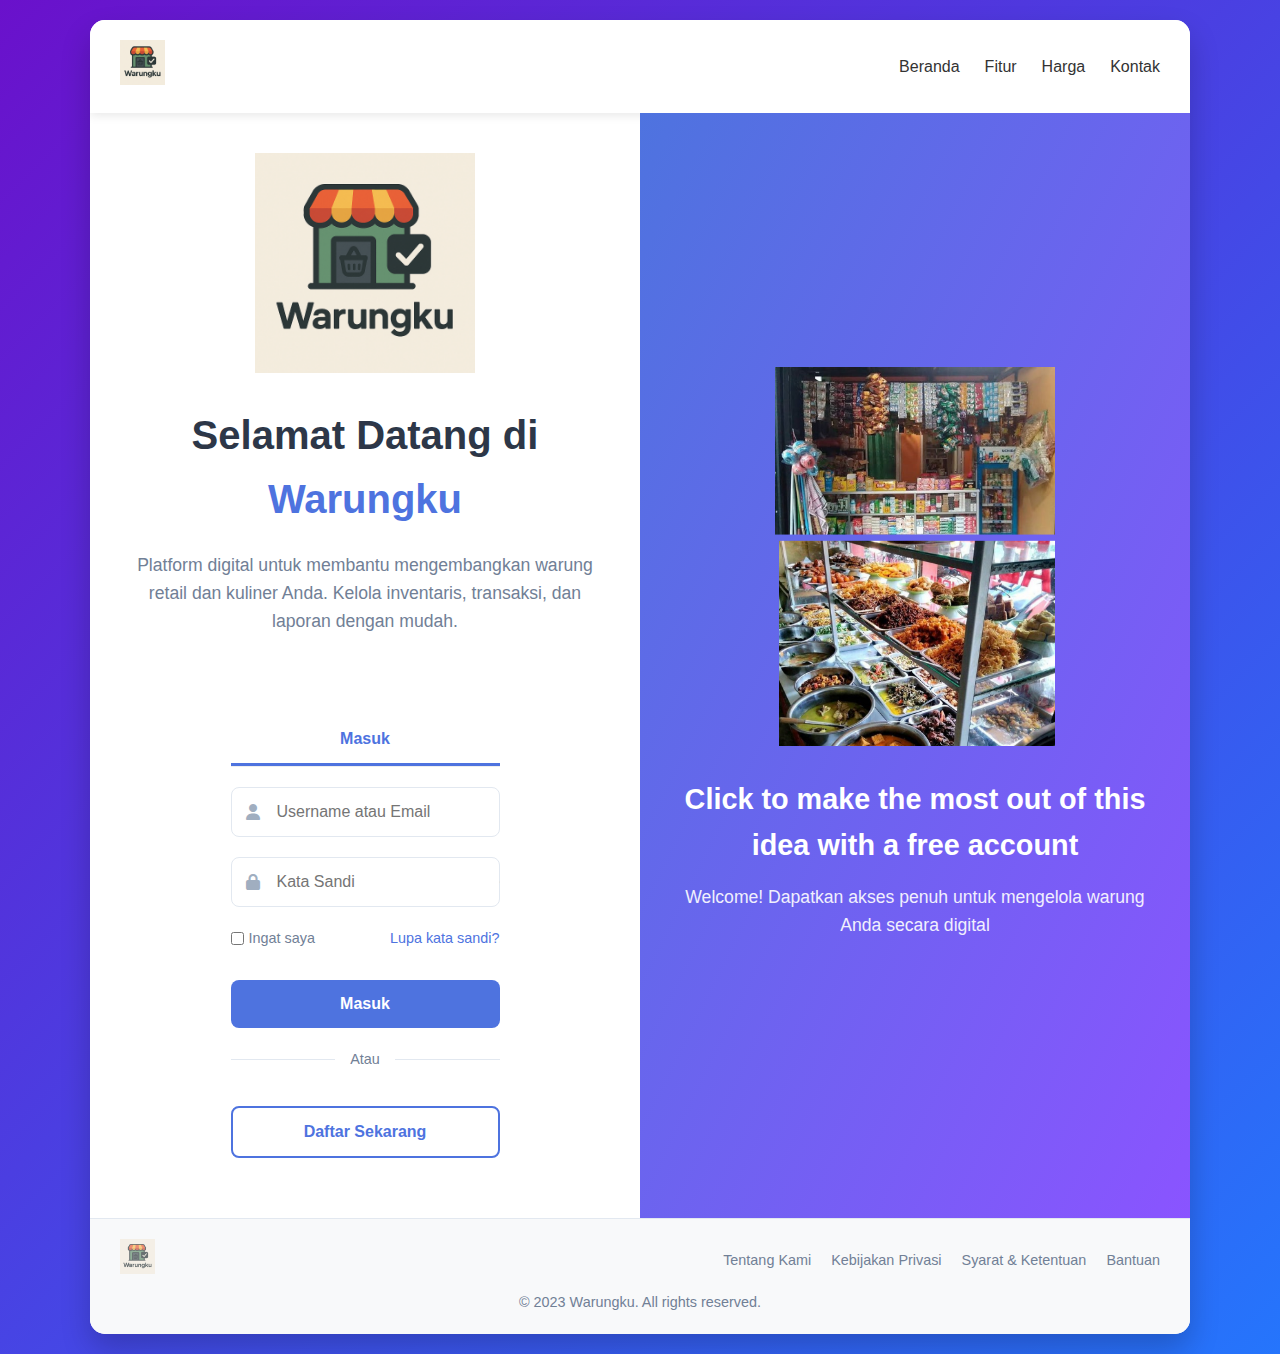
<file: index.html>
<!DOCTYPE html>
<html lang="id">
<head>
    <meta charset="UTF-8">
    <meta name="viewport" content="width=device-width, initial-scale=1.0">
    <title>Warungku - Solusi Digital untuk Warung Retail & Kuliner</title>
    <link rel="stylesheet" href="https://cdnjs.cloudflare.com/ajax/libs/font-awesome/6.4.0/css/all.min.css">
    <link rel="stylesheet" href="css/style.css">
</head>
<body>
    <div class="container">
        <header>
            <nav class="navbar">
                <a href="#" class="nav-logo">
                    <img src="images/logo-warungku.png" alt="Warungku Logo">
                </a>
                <ul class="nav-menu">
                    <li class="nav-item">
                        <a href="#" class="nav-link">Beranda</a>
                    </li>
                    <li class="nav-item">
                        <a href="#" class="nav-link">Fitur</a>
                    </li>
                    <li class="nav-item">
                        <a href="#" class="nav-link">Harga</a>
                    </li>
                    <li class="nav-item">
                        <a href="#" class="nav-link">Kontak</a>
                    </li>
                </ul>
            </nav>
        </header>

        <main>
            <section class="hero-section">
                <div class="hero-content">
                    <!-- Logo yang diperbesar -->
                    <img src="images/logo-warungku.png" alt="Warungku Logo" class="hero-logo">
                    
                    <!-- Judul yang dipusatkan -->
                    <div class="hero-title">
                        <h1>Selamat Datang di <span>Warungku</span></h1>
                        <p>Platform digital untuk membantu mengembangkan warung retail dan kuliner Anda. Kelola inventaris, transaksi, dan laporan dengan mudah.</p>
                    </div>
                    
                    <div class="auth-container">
                        <div class="auth-tabs">
                            <button class="tab-btn active">Masuk</button>
                        </div>
                        
                        <div class="auth-forms">
                            <!-- Form Login -->
                            <form id="login-form" class="auth-form active">
                                <div class="input-group">
                                    <i class="fas fa-user"></i>
                                    <input type="text" placeholder="Username atau Email" required>
                                </div>
                                <div class="input-group">
                                    <i class="fas fa-lock"></i>
                                    <input type="password" placeholder="Kata Sandi" required>
                                    <span class="toggle-password"><i class="fas fa-eye"></i></span>
                                </div>
                                <div class="remember-forgot">
                                    <label>
                                        <input type="checkbox">
                                        Ingat saya
                                    </label>
                                    <a href="#">Lupa kata sandi?</a>
                                </div>
                                <button type="submit" class="submit-btn">Masuk</button>
                                
                                <div class="divider">
                                    <span>Atau</span>
                                </div>
                                
                                <button type="button" class="register-btn" onclick="window.location.href='pages/register.html'">
                                    Daftar Sekarang
                                </button>
                            </form>
                        </div>
                    </div>
                </div>
                
                <div class="hero-image">
                    <img src="images/warung-illustration.png" alt="Warung Illustration">
                    <h2>Click to make the most out of this idea with a free account</h2>
                    <p>Welcome! Dapatkan akses penuh untuk mengelola warung Anda secara digital</p>
                </div>
            </section>
        </main>

        <footer>
            <div class="footer-content">
                <div class="footer-logo">
                    <img src="images/logo-warungku.png" alt="Warungku Logo">
                </div>
                <div class="footer-links">
                    <a href="#">Tentang Kami</a>
                    <a href="#">Kebijakan Privasi</a>
                    <a href="#">Syarat & Ketentuan</a>
                    <a href="#">Bantuan</a>
                </div>
            </div>
            <div class="footer-bottom">
                <p>&copy; 2023 Warungku. All rights reserved.</p>
            </div>
        </footer>
    </div>

    <script src="js/script.js"></script>
</body>
</html>
</file>
<file: css/style.css>
* {
    margin: 0;
    padding: 0;
    box-sizing: border-box;
    font-family: 'Segoe UI', Tahoma, Geneva, Verdana, sans-serif;
}

body {
    background: linear-gradient(135deg, #6a11cb 0%, #2575fc 100%);
    color: #333;
    line-height: 1.6;
    min-height: 100vh;
    display: flex;
    justify-content: center;
    align-items: center;
    padding: 20px;
}

.container {
    max-width: 1100px;
    width: 100%;
    background: white;
    border-radius: 15px;
    overflow: hidden;
    box-shadow: 0 15px 30px rgba(0, 0, 0, 0.2);
    display: flex;
    flex-direction: column;
}

header {
    background: white;
    padding: 20px 30px;
    box-shadow: 0 2px 10px rgba(0, 0, 0, 0.1);
}

.navbar {
    display: flex;
    justify-content: space-between;
    align-items: center;
}

.nav-logo img {
    height: 45px;
}

.nav-menu {
    display: flex;
    list-style: none;
}

.nav-item {
    margin-left: 25px;
}

.nav-link {
    text-decoration: none;
    color: #333;
    font-weight: 500;
    transition: color 0.3s;
}

.nav-link:hover {
    color: #4e73df;
}

.hero-section {
    display: flex;
    padding: 0;
    min-height: 550px;
}

.hero-content {
    flex: 1;
    padding: 40px;
    display: flex;
    flex-direction: column;
    justify-content: center;
    /* TAMBAHKAN INI */
    text-align: center;
    align-items: center;
}

/* Logo besar di atas judul */
.hero-logo {
    margin-bottom: 30px;
    max-width: 220px;
    width: 100%;
}

/* Container untuk judul yang dipusatkan */
.hero-title {
    text-align: center;
    width: 100%;
    margin-bottom: 30px;
}

.hero-content h1 {
    font-size: 2.5rem;
    margin-bottom: 20px;
    font-weight: 700;
    color: #2d3748;
}

.hero-content h1 span {
    color: #4e73df;
}

.hero-content p {
    font-size: 1.1rem;
    margin-bottom: 30px;
    color: #718096;
}

.hero-image {
    flex: 1;
    background: linear-gradient(to bottom right, #4e73df, #8a54ff);
    display: flex;
    flex-direction: column;
    justify-content: center;
    align-items: center;
    padding: 40px;
    color: white;
    text-align: center;
}

.hero-image img {
    max-width: 280px;
    margin-bottom: 30px;
}

.hero-image h2 {
    font-size: 1.8rem;
    margin-bottom: 15px;
    font-weight: 600;
}

.hero-image p {
    font-size: 1.1rem;
    margin-bottom: 25px;
    opacity: 0.9;
}

.auth-container {
    background: white;
    border-radius: 10px;
    overflow: hidden;
    margin-top: 20px;
}

.auth-tabs {
    display: flex;
    border-bottom: 1px solid #eee;
}

.tab-btn {
    flex: 1;
    padding: 15px;
    background: none;
    border: none;
    font-size: 1rem;
    font-weight: 600;
    cursor: pointer;
    transition: all 0.3s;
}

.tab-btn.active {
    color: #4e73df;
    border-bottom: 3px solid #4e73df;
}

.auth-forms {
    padding: 20px 0;
}

.auth-form {
    display: none;
}

.auth-form.active {
    display: block;
    animation: fadeIn 0.5s;
}

@keyframes fadeIn {
    from { opacity: 0; }
    to { opacity: 1; }
}

.input-group {
    position: relative;
    margin-bottom: 20px;
}

.input-group i {
    position: absolute;
    left: 15px;
    top: 50%;
    transform: translateY(-50%);
    color: #a0aec0;
}

.input-group input {
    width: 100%;
    padding: 15px 15px 15px 45px;
    border: 1px solid #e2e8f0;
    border-radius: 8px;
    font-size: 1rem;
    transition: border-color 0.3s;
}

.input-group input:focus {
    border-color: #4e73df;
    outline: none;
    box-shadow: 0 0 0 3px rgba(78, 115, 223, 0.2);
}

.toggle-password {
    position: absolute;
    right: 15px;
    top: 50%;
    transform: translateY(-50%);
    cursor: pointer;
    color: #a0aec0;
}

.remember-forgot {
    display: flex;
    justify-content: space-between;
    align-items: center;
    margin-bottom: 20px;
    font-size: 0.9rem;
}

.remember-forgot label {
    display: flex;
    align-items: center;
    gap: 5px;
    color: #718096;
}

.remember-forgot a {
    color: #4e73df;
    text-decoration: none;
}

.submit-btn {
    width: 100%;
    padding: 15px;
    background: #4e73df;
    color: white;
    border: none;
    border-radius: 8px;
    font-size: 1rem;
    font-weight: 600;
    cursor: pointer;
    transition: background 0.3s;
    margin-top: 10px;
}

.submit-btn:hover {
    background: #375abd;
}

.register-btn {
    width: 100%;
    padding: 15px;
    background: white;
    color: #4e73df;
    border: 2px solid #4e73df;
    border-radius: 8px;
    font-size: 1rem;
    font-weight: 600;
    cursor: pointer;
    transition: all 0.3s;
    margin-top: 15px;
}

.register-btn:hover {
    background: #f7f9ff;
}

.divider {
    display: flex;
    align-items: center;
    text-align: center;
    margin: 20px 0;
    color: #718096;
    font-size: 0.9rem;
}

.divider::before,
.divider::after {
    content: '';
    flex: 1;
    border-bottom: 1px solid #e2e8f0;
}

.divider span {
    padding: 0 15px;
}

footer {
    background: #f8f9fa;
    padding: 20px 30px;
    text-align: center;
    border-top: 1px solid #e2e8f0;
    color: #718096;
    font-size: 0.9rem;
}

.footer-content {
    display: flex;
    justify-content: space-between;
    align-items: center;
    margin-bottom: 10px;
}

.footer-logo img {
    height: 35px;
    opacity: 0.7;
}

.footer-links {
    display: flex;
    gap: 20px;
}

.footer-links a {
    color: #718096;
    text-decoration: none;
    transition: color 0.3s;
}

.footer-links a:hover {
    color: #4e73df;
}

/* Responsive Design */
@media (max-width: 900px) {
    .hero-section {
        flex-direction: column;
    }
    
    .hero-image {
        order: -1;
        padding: 30px;
    }
    
    .hero-content {
        padding: 30px;
    }
}

@media (max-width: 600px) {
    .nav-menu {
        display: none;
    }
    
    .hero-content h1 {
        font-size: 2rem;
    }
    
    .remember-forgot {
        flex-direction: column;
        gap: 10px;
        align-items: flex-start;
    }
    
    .footer-content {
        flex-direction: column;
        gap: 15px;
    }
    
    .footer-links {
        flex-wrap: wrap;
        justify-content: center;
    }
}
</file>
